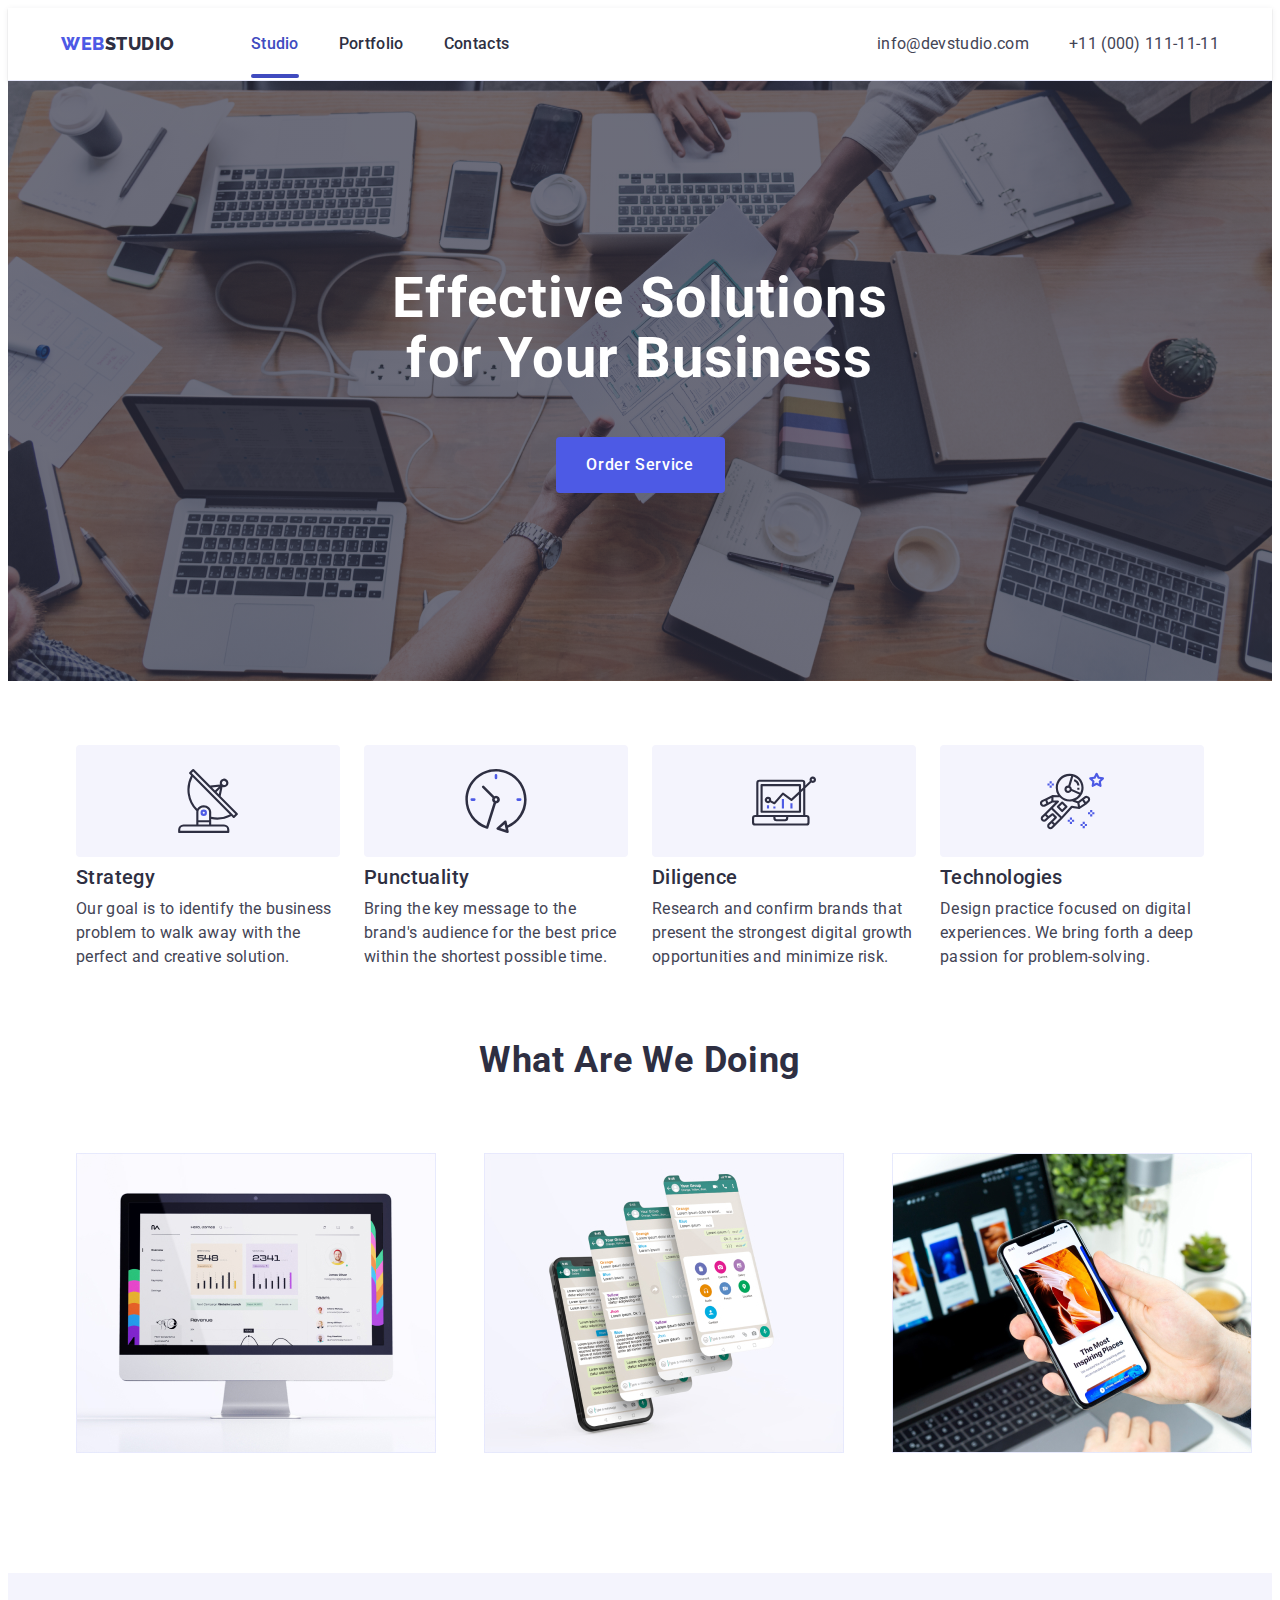
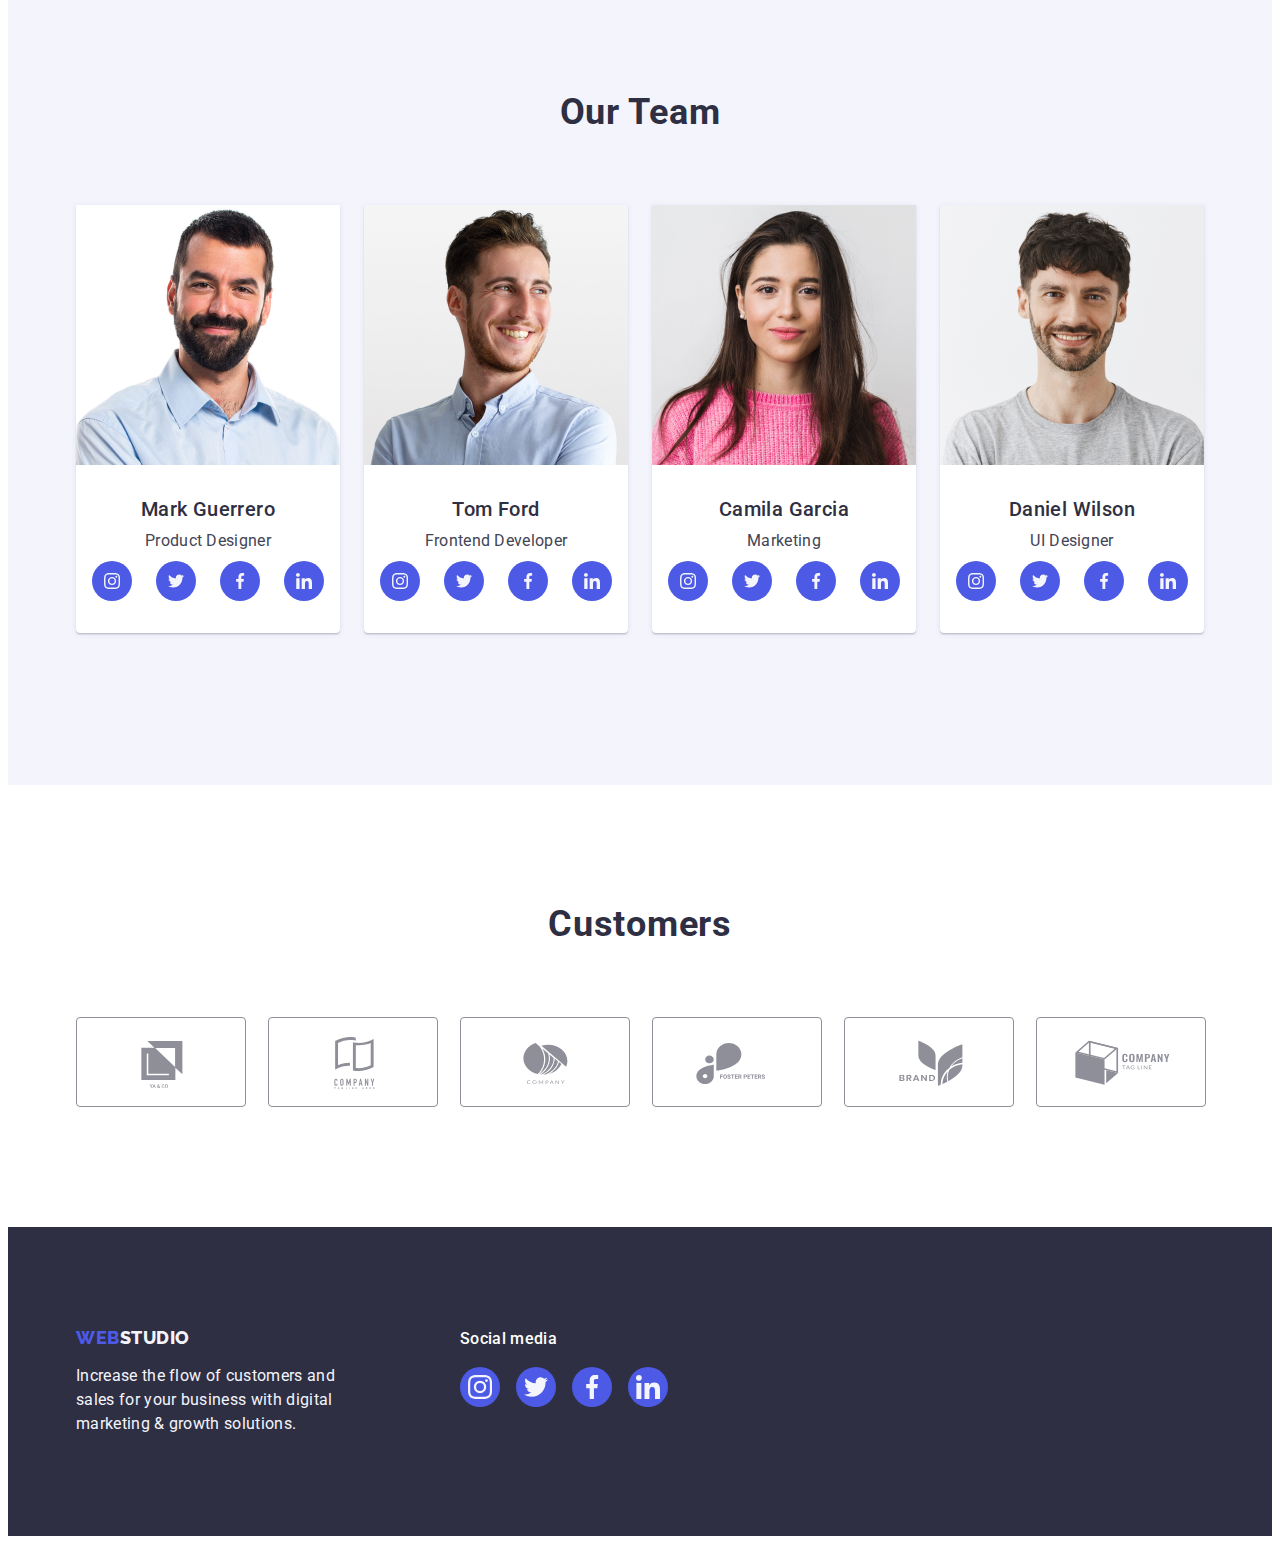
<file: index.html>
<!DOCTYPE html>
<html lang="en">
<head>
    <meta charset="UTF-8">
    <meta http-equiv="X-UA-Compatible" content="IE=edge">
    <meta name="viewport" content="width=device-width, initial-scale=1.0">
    <title>Business solutions</title>
    <link rel="preconnect" href="https://fonts.googleapis.com">
    <link rel="preconnect" href="https://fonts.gstatic.com" crossorigin>
    <link href="https://fonts.googleapis.com/css2?family=Raleway:wght@800&family=Roboto:wght@400;500;700;900&display=swap"
        rel="stylesheet">
    <link rel="stylesheet" href="https://cdnjs.cloudflare.com/ajax/libs/modern-normalize/2.0.0/modern-normalize.min.css" integrity="sha512-4xo8blKMVCiXpTaLzQSLSw3KFOVPWhm/TRtuPVc4WG6kUgjH6J03IBuG7JZPkcWMxJ5huwaBpOpnwYElP/m6wg==" crossorigin="anonymous" referrerpolicy="no-referrer" />
    <link rel="stylesheet" href="./css/styles.css">
    <link rel="stylesheet" href="portfolio.html">
</head>
<body>
    <header class="header">
        <div class="container header-container">
        <nav class="header-navigation">
            <a href="./index.html" class="header-logo-link link">Web<span class="header-logo-color">Studio</span></a>
        <ul class="header-list list">
            <li class="header-item"><a class="header-link current-page link" href="./index.html">Studio</a></li>
            <li class="header-item"><a class="header-link link" href="./portfolio.html">Portfolio</a></li>
            <li class="header-item"><a class="header-link link" href="">Contacts</a></li>
        </ul>
        </nav>
        <address class="header-address">
        <ul class="header-address-list list">
            <li class="header-address-item"><a class="header-address-link link" href="mailto:info@devstudio.com">info@devstudio.com</a></li>
            <li class="header-address-item"><a class="header-address-link link" href="tel:+110001111111">+11 (000) 111-11-11</a></li>
        </ul>
        </address>
        </div>
    </header>
    <main class="main">
        <section class="main-section">
            <div class="container">
            <h1 class="main-section-title">Effective Solutions
            for Your Business</h1>
            <button type="button" class="main-section-button" data-modal-open>Order Service</button>
            </div>
        </section>
        <section class="main-content">
            <div class="container container-content">
            <h2 class="visually-hidden">Features</h2>
            <ul class="main-content-list list">
                <li class="main-content-item">
                    <div class="container-item">
                        <svg class="main-content-soc-icon" width="64" height="64">
                            <use href="./images/icons.svg#icon-antenna1"></use>
                        </svg>
                    </div>
                    <h3 class="main-content-name">Strategy</h3>
                    <p class="main-content-text">Our goal is to identify the business
                    problem to walk away with the perfect and creative solution.</p>
                </li>
                <li class="main-content-item">
                    <div class="container-item">
                            <svg class="main-content-soc-icon" width="64" height="64">
                                <use href="./images/icons.svg#icon-clock1"></use>
                            </svg>
                    </div>
                    <h3 class="main-content-name">Punctuality</h3>
                    <p class="main-content-text">Bring the key message to the brand's audience for the best price within the shortest possible time.</p>
                </li>
                <li class="main-content-item">
                    <div class="container-item">
                            <svg class="main-content-soc-icon" width="64" height="64">
                                <use href="./images/icons.svg#icon-diagram1"></use>
                            </svg>
                    </div>
                    <h3 class="main-content-name">Diligence</h3>
                    <p class="main-content-text">Research and confirm brands that present the strongest digital growth opportunities and minimize risk.</p>
                </li>
                <li class="main-content-item">
                    <div class="container-item">
                            <svg class="main-content-soc-icon" width="64" height="64">
                                <use href="./images/icons.svg#icon-astronaut1"></use>
                            </svg>
                    </div>
                    <h3 class="main-content-name">Technologies</h3>
                    <p class="main-content-text">Design practice focused on digital experiences. We bring forth a deep passion for problem-solving.</p>
                </li>
            </ul>
            </div>
        </section>
        <section class="main-content-pictures">
            <div class="container pictures-container">
            <h2 class="main-pictures-text">What are we doing</h2>
            <ul class="main-pictures-list list">
                <li class="main-list-photo"><img src="./images/gadget1.jpg" alt="computer" width="360"></li>
                <li class="main-list-photo"><img src="./images/gadget2.jpg" alt="mobile phones" width="360"></li>
                <li class="main-list-photo"><img src="./images/gadget3.jpg" alt="laptop and mobile phone" width="360"></li>
            </ul>
            </div>
        </section>
        <section class="main-content-team">
            <div class="container">
            <h2 class="main-team-titel">Our Team</h2>
            <ul class="main-team-list list">
                <li class="main-team-item"> <img src="./images/team_card1.jpg" alt="employee of the company 1" width="264">
                    <div class="main-item-workers">
                    <h3 class="main-team-name">Mark Guerrero</h3>
                    <p class="main-team-text">Product Designer</p>
                    <ul class="main-soc-list list">
                        <li class="main-soc-item">
                            <a href="" class="main-soc-link link" target="_blank" rel="noopener noreferrer">
                               <svg class="main-soc-icon" width="16" height="16">
                                <use href="./images/icons.svg#icon-instagram"></use>
                               </svg>
                            </a>
                        </li>
                        <li class="main-soc-item">
                            <a href="" class="main-soc-link link" target="_blank" rel="noopener noreferrer">
                               <svg class="main-soc-icon" width="16" height="16">
                                <use href="./images/icons.svg#icon-twitter"></use>
                               </svg>
                            </a>
                        </li>
                        <li class="main-soc-item">
                            <a href="" class="main-soc-link link" target="_blank" rel="noopener noreferrer">
                               <svg class="main-soc-icon" width="16" height="16">
                                <use href="./images/icons.svg#icon-facebook"></use>
                               </svg>
                            </a>
                        </li>
                        <li class="main-soc-item">
                            <a href="" class="main-soc-link link" target="_blank" rel="noopener noreferrer">
                               <svg class="main-soc-icon" width="16" height="16">
                                <use href="./images/icons.svg#icon-linkedin"></use>
                               </svg>
                            </a>
                        </li>
                    </ul>
                    </div>
                </li>
                <li class="main-team-item"><img src="./images/team_card2.jpg" alt="employee of the company 2" width="264">
                    <div class="main-item-workers">
                    <h3 class="main-team-name">Tom Ford</h3>
                    <p class="main-team-text">Frontend Developer</p>
                    <ul class="main-soc-list list">
                        <li class="main-soc-item">
                            <a href="" class="main-soc-link link" target="_blank" rel="noopener noreferrer">
                               <svg class="main-soc-icon" width="16" height="16">
                                <use href="./images/icons.svg#icon-instagram"></use>
                               </svg>
                            </a>
                        </li>
                        <li class="main-soc-item">
                            <a href="" class="main-soc-link link" target="_blank" rel="noopener noreferrer">
                               <svg class="main-soc-icon" width="16" height="16">
                                <use href="./images/icons.svg#icon-twitter"></use>
                               </svg>
                            </a>
                        </li>
                        <li class="main-soc-item">
                            <a href="" class="main-soc-link link" target="_blank" rel="noopener noreferrer">
                               <svg class="main-soc-icon" width="16" height="16">
                                <use href="./images/icons.svg#icon-facebook"></use>
                               </svg>
                            </a>
                        </li>
                        <li class="main-soc-item">
                            <a href="" class="main-soc-link link" target="_blank" rel="noopener noreferrer">
                               <svg class="main-soc-icon" width="16" height="16">
                                <use href="./images/icons.svg#icon-linkedin"></use>
                               </svg>
                            </a>
                        </li>
                    </ul>
                    </div>
                </li>
                <li class="main-team-item"><img src="./images/team_card3.jpg" alt="employee of the company 3" width="264">
                    <div class="main-item-workers">
                    <h3 class="main-team-name">Camila Garcia</h3>
                    <p class="main-team-text">Marketing</p>
                    <ul class="main-soc-list list">
                        <li class="main-soc-item">
                            <a href="" class="main-soc-link link" target="_blank" rel="noopener noreferrer">
                               <svg class="main-soc-icon" width="16" height="16">
                                <use href="./images/icons.svg#icon-instagram"></use>
                               </svg>
                            </a>
                        </li>
                        <li class="main-soc-item">
                            <a href="" class="main-soc-link link" target="_blank" rel="noopener noreferrer">
                               <svg class="main-soc-icon" width="16" height="16">
                                <use href="./images/icons.svg#icon-twitter"></use>
                               </svg>
                            </a>
                        </li>
                        <li class="main-soc-item">
                            <a href="" class="main-soc-link link" target="_blank" rel="noopener noreferrer">
                               <svg class="main-soc-icon" width="16" height="16">
                                <use href="./images/icons.svg#icon-facebook"></use>
                               </svg>
                            </a>
                        </li>
                        <li class="main-soc-item">
                            <a href="" class="main-soc-link link" target="_blank" rel="noopener noreferrer">
                               <svg class="main-soc-icon" width="16" height="16">
                                <use href="./images/icons.svg#icon-linkedin"></use>
                               </svg>
                            </a>
                        </li>
                    </ul>
                    </div>
                </li>
                <li class="main-team-item"><img src="./images/team_card4.jpg" alt="employee of the company 4" width="264">
                    <div class="main-item-workers">
                    <h3 class="main-team-name">Daniel Wilson</h3>
                    <p class="main-team-text">UI Designer</p>
                    <ul class="main-soc-list list">
                        <li class="main-soc-item">
                            <a href="" class="main-soc-link link" target="_blank" rel="noopener noreferrer">
                               <svg class="main-soc-icon" width="16" height="16">
                                <use href="./images/icons.svg#icon-instagram"></use>
                               </svg>
                            </a>
                        </li>
                        <li class="main-soc-item">
                            <a href="" class="main-soc-link link" target="_blank" rel="noopener noreferrer">
                               <svg class="main-soc-icon" width="16" height="16">
                                <use href="./images/icons.svg#icon-twitter"></use>
                               </svg>
                            </a>
                        </li>
                        <li class="main-soc-item">
                            <a href="" class="main-soc-link link" target="_blank" rel="noopener noreferrer">
                               <svg class="main-soc-icon" width="16" height="16">
                                <use href="./images/icons.svg#icon-facebook"></use>
                               </svg>
                            </a>
                        </li>
                        <li class="main-soc-item">
                            <a href="" class="main-soc-link link" target="_blank" rel="noopener noreferrer">
                               <svg class="main-soc-icon" width="16" height="16">
                                <use href="./images/icons.svg#icon-linkedin"></use>
                               </svg>
                            </a>
                        </li>
                    </ul>
                    </div>
                </li>
            </ul>  
            </div> 
        </section>
        <section class="section-customers">
            <div class="container container-customers">
                <h2 class="customers">Customers</h2>
                <ul class="customers-list list">
                    <li class="customers-item">
                        <a class="customers-link link" href="">
                            <svg class="customers-icon" width="104" height="56">
                                <use href="./images/icons.svg#icon-logo"></use>
                            </svg>
                        </a>
                    </li>
                    <li class="customers-item">
                        <a class="customers-link link" href="">
                            <svg class="customers-icon" width="104" height="56">
                                <use href="./images/icons.svg#icon-logo2"></use>
                            </svg>
                        </a>
                    </li>
                    <li class="customers-item">
                        <a class="customers-link link" href="">
                            <svg class="customers-icon" width="104" height="56">
                                <use href="./images/icons.svg#icon-logo3"></use>
                            </svg>
                        </a>
                    </li>
                    <li class="customers-item">
                        <a class="customers-link link" href="">
                            <svg class="customers-icon" width="104" height="56">
                                <use href="./images/icons.svg#icon-logo4"></use>
                            </svg>
                        </a>
                    </li>
                    <li class="customers-item">
                        <a class="customers-link link" href="">
                            <svg class="customers-icon" width="104" height="56">
                                <use href="./images/icons.svg#icon-logo5"></use>
                            </svg>
                        </a>
                    </li>
                    <li class="customers-item">
                        <a class="customers-link link" href="">
                            <svg class="customers-icon" width="104" height="56">
                                <use href="./images/icons.svg#icon-logo6"></use>
                            </svg>
                        </a>
                    </li>
                </ul>
            </div>
        </section>
    </main>
    <footer class="footer">
        <div class="container container-general">
        <div class="container-logo">
        <a href="./index.html" class="footer-logo-link link">Web<span class="footer-logo-color">Studio</span></a>
        <p class="footer-text">Increase the flow of customers and sales for your business with digital marketing & growth solutions.</p>
        </div>
        <div class="footer-group">
            <p class="footer-social">Social media</p>
            <ul class="footer-social-list list">
                <li class="footer-social-item">
            <a class="footer-social-link link" href="">
                <svg class="footer-social-icon" width="24" height="24">
                    <use href="./images/icons.svg#icon-instagram"></use>
                </svg>
            </a>
            </li>
            <li class="footer-social-item">
            <a class="footer-social-link link" href="">
                <svg class="footer-social-icon" width="24" height="24">
                    <use href="./images/icons.svg#icon-twitter"></use>
                </svg>
            </a>
            </li>
            <li class="footer-social-item">
            <a class="footer-social-link link" href="">
                <svg class="footer-social-icon" width="24" height="24">
                    <use href="./images/icons.svg#icon-facebook"></use>
                </svg>
            </a>
            </li>
            <li class="footer-social-item">
            <a class="footer-social-link link" href="">
                <svg class="footer-social-icon" width="24" height="24">
                    <use href="./images/icons.svg#icon-linkedin"></use>
                </svg>
            </a>
            </li>
            </ul>
        </div>
        </div>
    </footer>
    <div class="backdrop is-hidden" data-modal>
        <div class="modal">
            <button type="button" class="modal-close" data-modal-close>
                <svg class="modal-close-icon" width="8" height="8">
                    <use href="./images/close.svg#icon-close-black"></use>
                </svg>
            </button>
        </div>
    </div>
    <script src="./js/modal.js"></script>
</body>
</html>
</file>
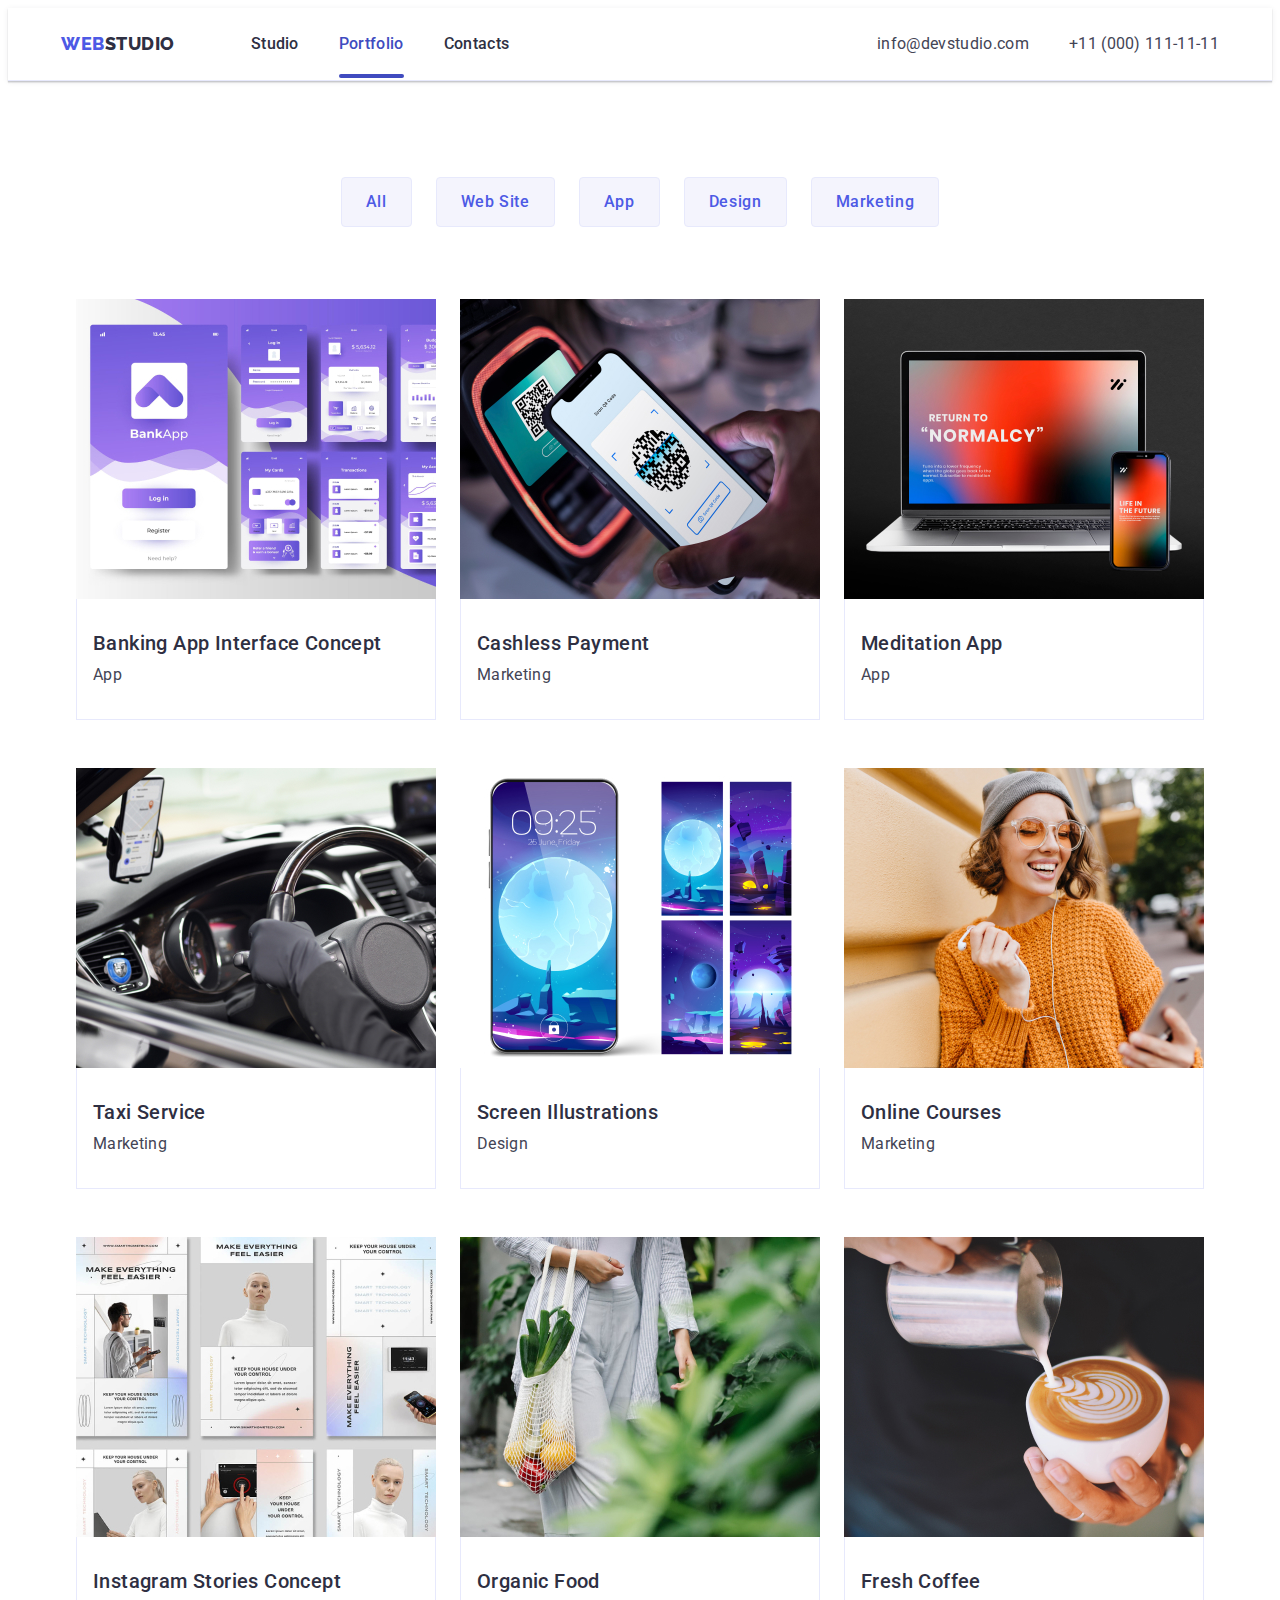
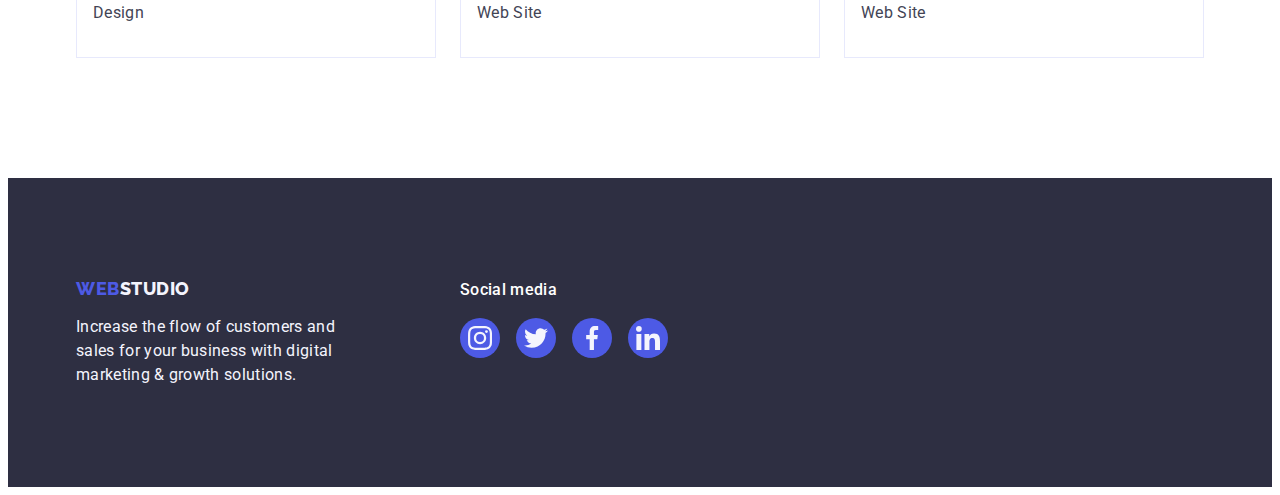
<file: portfolio.html>
<!DOCTYPE html>
<html lang="en">
<head>
    <meta charset="UTF-8">
    <meta http-equiv="X-UA-Compatible" content="IE=edge">
    <meta name="viewport" content="width=device-width, initial-scale=1.0">
    <title>Portfolio</title>
    <link rel="preconnect" href="https://fonts.googleapis.com">
    <link rel="preconnect" href="https://fonts.gstatic.com" crossorigin>
    <link href="https://fonts.googleapis.com/css2?family=Raleway:wght@800&family=Roboto:wght@400;500;700;900&display=swap"
        rel="stylesheet">
    <link rel="stylesheet" href="https://cdnjs.cloudflare.com/ajax/libs/modern-normalize/2.0.0/modern-normalize.min.css" integrity="sha512-4xo8blKMVCiXpTaLzQSLSw3KFOVPWhm/TRtuPVc4WG6kUgjH6J03IBuG7JZPkcWMxJ5huwaBpOpnwYElP/m6wg==" crossorigin="anonymous" referrerpolicy="no-referrer" />
    <link rel="stylesheet" href="./css/styles.css">
    <link rel="stylesheet" href="index.html">
</head>
<body>
    <header class="header">
        <div class="container header-container-portfolio">
        <nav class="header-navigation header-navigation-portfolio">
            <a href="./index.html" class="header-logo-link link">Web<span class="header-logo-color">Studio</span></a>
            <ul class="header-list list">
                <li class="header-item"><a class="header-link link" href="./index.html">Studio</a></li>
                <li class="header-item"><a class="header-link current-page link" href="./portfolio.html">Portfolio</a></li>
                <li class="header-item"><a class="header-link link" href="">Contacts</a></li>
            </ul>
        </nav>
        <address class="header-address">
            <ul class="header-portfolio-address-list list">
                <li class="header-address-item"><a class="header-address-link link" href="mailto:info@devstudio.com">info@devstudio.com</a></li>
                <li class="header-address-item"><a class="header-address-link link" href="tel:+110001111111">+11 (000) 111-11-11</a></li>
            </ul>
        </address>
        </div>
    </header>
    <main class="main-portfolio">
        <section class="main-portfolio-section">
            <div class="container">
            <h1 style="display: none;">Projects</h1>
            <ul class="main-portfolio-section-list list">
                <li class="main-portfolio-section-item"><button type="button" class="main-portfolio-section-button">All</button></li>
                <li class="main-portfolio-section-item"><button type="button" class="main-portfolio-section-button">Web Site</button></li>
                <li class="main-portfolio-section-item"><button type="button" class="main-portfolio-section-button">App</button></li>
                <li class="main-portfolio-section-item"><button type="button" class="main-portfolio-section-button">Design</button></li>
                <li class="main-portfolio-section-item"><button type="button" class="main-portfolio-section-button">Marketing</button></li>
            </ul>
          <ul class="main-portfolio-photo-list list">
            <li class="main-portfolio-photo-item">
                <a href="" class="portfolio-link link">
                <div class="portfolio-outbound-wrap">
                <img src="./images/portfolio1.jpg" alt="mobile application" width="360" height="300"/>
                <p class="outbound-text">14 Stylish and User-Friendly App Design Concepts · Task Manager App · Calorie Tracker App · Exotic Fruit Ecommerce App ·
                Cloud Storage App</p>
                </div>
                <div class="link-name">
                <h2 class="main-portfolio-photo-name">Banking App Interface Concept</h2>
                <p class="main-portfolio-photo-text">App</p>
                </div>
            </a>
            </li>
            <li class="main-portfolio-photo-item">
                <a href="" class="portfolio-link link">
                <div class="portfolio-outbound-wrap">
                <img src="./images/portfolio2.jpg" alt="mobile application" width="360" height="300"/>
                <p class="outbound-text">14 Stylish and User-Friendly App Design Concepts · Task Manager App · Calorie Tracker App · Exotic Fruit Ecommerce App ·
                Cloud Storage App</p>
                </div>
                <div class="link-name">
                <h2 class="main-portfolio-photo-name">Cashless Payment</h2>
                <p class="main-portfolio-photo-text">Marketing</p>
                </div>
            </a>
            </li>
            <li class="main-portfolio-photo-item">
                <a href="" class="portfolio-link link">
                <div class="portfolio-outbound-wrap">
                <img src="./images/portfolio3.jpg" alt="gadgets" width="360" height="300"/>
                <p class="outbound-text">14 Stylish and User-Friendly App Design Concepts · Task Manager App · Calorie Tracker App · Exotic Fruit Ecommerce App ·
                Cloud Storage App</p>
                </div>
                <div class="link-name">
                <h2 class="main-portfolio-photo-name">Meditation App</h2>
                <p class="main-portfolio-photo-text">App</p>
                </div>
            </a>
            </li>
            <li class="main-portfolio-photo-item">
                <a href="" class="portfolio-link link">
                <div class="portfolio-outbound-wrap">
                <img src="./images/portfolio4.jpg" alt="a car and a phone" width="360" height="300"/>
                <p class="outbound-text">14 Stylish and User-Friendly App Design Concepts · Task Manager App · Calorie Tracker App · Exotic Fruit Ecommerce App ·
                Cloud Storage App</p>
                </div>
                <div class="link-name">
                <h2 class="main-portfolio-photo-name">Taxi Service</h2>
                <p class="main-portfolio-photo-text">Marketing</p>
                </div>
            </a>
            </li>
            <li class="main-portfolio-photo-item">
                <a href="" class="portfolio-link link">
                <div class="portfolio-outbound-wrap">
                <img src="./images/portfolio5.jpg" alt="phone" width="360" height="300"/>
                <p class="outbound-text">14 Stylish and User-Friendly App Design Concepts · Task Manager App · Calorie Tracker App · Exotic Fruit Ecommerce App ·
                Cloud Storage App</p>
                </div>
                <div class="link-name">
                <h2 class="main-portfolio-photo-name">Screen Illustrations</h2>
                <p class="main-portfolio-photo-text">Design</p>
                </div>
            </a>
            </li>
            <li class="main-portfolio-photo-item">
            <a href="" class="portfolio-link link">
                <div class="portfolio-outbound-wrap">
                <img src="./images/portfolio6.jpg" alt="a girl with a phone" width="360" height="300"/>
                <p class="outbound-text">14 Stylish and User-Friendly App Design Concepts · Task Manager App · Calorie Tracker App · Exotic Fruit Ecommerce App ·
                Cloud Storage App</p>
                </div>
                <div class="link-name">
                <h2 class="main-portfolio-photo-name">Online Courses</h2>
                <p class="main-portfolio-photo-text">Marketing</p>
                </div>
            </a>
            </li>
            <li class="main-portfolio-photo-item">
                <a href="" class="portfolio-link link">
                <div class="portfolio-outbound-wrap">
                <img src="./images/portfolio7.jpg" alt="instagram content" width="360" height="300"/>
                <p class="outbound-text">14 Stylish and User-Friendly App Design Concepts · Task Manager App · Calorie Tracker App · Exotic Fruit Ecommerce App ·
                Cloud Storage App</p>
                </div>
                <div class="link-name">
                <h2 class="main-portfolio-photo-name">Instagram Stories Concept</h2>
                <p class="main-portfolio-photo-text">Design</p>
                </div>
                </a>
            </li>
            <li class="main-portfolio-photo-item">
                <a href="" class="portfolio-link link">
                <div class="portfolio-outbound-wrap">
                <img src="./images/portfolio8.jpg" alt="fruits in a bag" width="360" height="300"/>
                <p class="outbound-text">14 Stylish and User-Friendly App Design Concepts · Task Manager App · Calorie Tracker App · Exotic Fruit Ecommerce App ·
                Cloud Storage App</p>
                </div>
                <div class="link-name">
                <h2 class="main-portfolio-photo-name">Organic Food</h2>
                <p class="main-portfolio-photo-text">Web Site</p>
                </div>
            </a>
            </li>
            <li class="main-portfolio-photo-item">
                <a href="" class="portfolio-link link">
                <div class="portfolio-outbound-wrap">
                <img src="./images/portfolio9.jpg" alt="cup of coffee" width="360" height="300"/>
                <p class="outbound-text">14 Stylish and User-Friendly App Design Concepts · Task Manager App · Calorie Tracker App · Exotic Fruit Ecommerce App ·
                Cloud Storage App</p>
                </div>
                <div class="link-name">
                <h2 class="main-portfolio-photo-name">Fresh Coffee</h2>
                <p class="main-portfolio-photo-text">Web Site</p>
                </div>
                </a>
            </li>
          </ul>
          </div>
        </section>
    </main>
    <footer class="footer">
        <div class="container container-general">
            <div class="container-logo">
                <a href="./index.html" class="footer-logo-link link">Web<span class="footer-logo-color">Studio</span></a>
                <p class="footer-text">Increase the flow of customers and sales for your business with digital marketing &
                    growth solutions.</p>
            </div>
            <div class="footer-group">
                <p class="footer-social">Social media</p>
                <ul class="footer-social-list list">
                    <li class="footer-social-item">
                        <a class="footer-social-link link" href="">
                            <svg class="footer-social-icon" width="24" height="24">
                                <use href="./images/icons.svg#icon-instagram"></use>
                            </svg>
                        </a>
                    </li>
                    <li class="footer-social-item">
                        <a class="footer-social-link link" href="">
                            <svg class="footer-social-icon" width="24" height="24">
                                <use href="./images/icons.svg#icon-twitter"></use>
                            </svg>
                        </a>
                    </li>
                    <li class="footer-social-item">
                        <a class="footer-social-link link" href="">
                            <svg class="footer-social-icon" width="24" height="24">
                                <use href="./images/icons.svg#icon-facebook"></use>
                            </svg>
                        </a>
                    </li>
                    <li class="footer-social-item">
                        <a class="footer-social-link link" href="">
                            <svg class="footer-social-icon" width="24" height="24">
                                <use href="./images/icons.svg#icon-linkedin"></use>
                            </svg>
                        </a>
                    </li>
                </ul>
            </div>
        </div>
    </footer>
</body>
</html>
</file>
<file: css/styles.css>
:root {
    --titel-color:#2E2F42;
    --tra: 250ms cubic-bezier(0.4, 0, 0.2, 1);
}

body {
    font-family: "Roboto", sans-serif;
    color: #434455;
    background-color: #FFFFFF;
    
}
p, h1, h2, h3, h4, h5, h6 {
    margin: 0;
}

ul, ol {
    margin: 0;
    padding: 0;
}
img {
    display: block;
}

.container {
    width: 1128px;
    padding-left: 15px;
    padding-right: 15px;
    margin: 0 auto;
}

/**-------------- HEADER --------------*/

.header {
    border-bottom: 1px solid #e7e9fc;
    box-shadow: 0px 2px 1px rgba(46, 47, 66, 0.08), 0px 1px 1px rgba(46, 47, 66, 0.16), 0px 1px 6px rgba(46, 47, 66, 0.08);

}

.header-container {
    display: flex;
    align-items: center;
    width: 1158px;
    margin-left: auto;
    margin-right: auto;
}

.header-logo-link {
    font-family: 'Raleway', sans-serif;
    font-weight: 800;
    font-size: 18px;
    line-height: 1.17;
    /* identical to box height, or 117% */
    display: flex;
    align-items: center;
    letter-spacing: 0.03em;
    text-transform: uppercase;
        
    /* IRIS */
    color: #4D5AE5;
    margin-right: 76px;
}

.list {
    list-style: none;
}

.link {
    text-decoration: none;
}
.header-logo-color {
    font-family: 'Raleway', sans-serif;
    font-weight: 800;
    font-size: 18px;
    line-height: 1.17;
    /* identical to box height, or 117% */
    display: flex;
    align-items: center;
    letter-spacing: 0.03em;
    text-transform: uppercase;
    
    /* NAVY BLUE */
    color: #2E2F42;
}

.header-list {
    display: flex;
    gap: 40px;
}

.header-navigation {
    display: flex;
    align-items: center;
}

.header-link {
    font-weight: 500;
    font-size: 16px;
    line-height: 1.5;
    /* identical to box height, or 150% */
    letter-spacing: 0.02em;
    
    /* NAVY BLUE */
    padding: 24px 0;
    transition-property: transform;
    transition: color var(--tra);
    position: relative;
    color: #2E2F42;
}
.header-link.current-page,
.header-link:hover,
.header-link:focus {
    color: #404bbf;
}

.current-page {
    font-weight: 500;
    font-size: 16px;
    line-height: 1.5;
    /* identical to box height, or 150% */
    letter-spacing: 0.02em;

    /* NAVY BLUE */
    position: relative;
    transition: color var(--tra);
    color: #404bbf;
}

.current-page::after {
    width: 100%;
    display: block;
    position: absolute;
    left: 0;
    bottom: -1px;
    height: 4px;
    background-color: #404BBF;
    border-radius: 2px;
    content: '';
    color: #404bbf;
    }

.header-link:hover:after,
.header-link:focus:after,
.header-link.current-page:after {
    transform: scaleX(1);
}
.header-address {
    font-style: normal;
    margin-left: auto;
}

.header-address-list {
    display: flex;
    gap: 40px;
}

.header-address-link {
    font-family: 'Roboto';
    font-style: normal;
    font-weight: 400;
    font-size: 16px;
    line-height: 1.5;
    /* identical to box height, or 150% */
    letter-spacing: 0.02em;
    
    /* SLATE */
    color: #434455;
    transition: color var(--tra);
}

.header-address-link:hover,
.header-address-link:focus {
    color: #404bbf;
}


/**-------------- SECTION --------------*/

.main-section { 
    background-color: #2E2F42;
    padding-top: 188px;
    padding-bottom: 188px;
    background-image: linear-gradient(rgba(46, 47, 66, 0.7), rgba(46, 47, 66, 0.7)), url(../images/people-office1.jpg);
    background-repeat: no-repeat;
    background-position: center;
    background-size: cover;
    max-width: 1440px;
}

.main-section-title {
    font-weight: 700;
    font-size: 56px;
    line-height: 1.07;
    /* or 107% */
    text-align: center;
    letter-spacing: 0.02em;
    
    /* WHITE */
    color: #FFFFFF;
    margin-bottom: 88px;
    max-width: 496px;
    margin: 0 auto;
    margin-bottom: 48px;
    
}

.main-section-button {
    width: 169px;
    height: 56px;
    font-family: inherit;
    font-weight: 500;
    font-size: 16px;
    line-height: 1.5;
    /* identical to box height, or 150% */
    display: flex;
    align-items: center;
    letter-spacing: 0.04em;
    
    /* WHITE */
    cursor: pointer;
    border-radius: 4px;
    margin: 0 auto;
    display: block;
    min-width: 169px;
    border: none;
    color: #FFFFFF;
    transition: background-color var(--tra);
    background: #4D5AE5;
}

.main-section-button:hover,
.main-section-button:focus {
    background-color:#404BBF;
}

.data-modal-open {
    transition: background-color 250ms cubic-bezier(0.4, 0, 0.2, 1);
}

/**-------------- CONTENT --------------*/
.main-content {
    padding-top: 120px;
    padding-bottom: 120px;
}

.container-content {
    display: flex;
    align-items: center;
    justify-content: center;
    height: 112px;
    border-radius: 4px;
    margin-bottom: 8px;
}

.visually-hidden {
    position: absolute;
    width: 1px;
    height: 1px;
    margin: -1px;
    border: 0;
    padding: 0;
    white-space: nowrap;
    clip-path: inset(100%);
    clip: rect(0 0 0 0);
    overflow: hidden;
    font-weight: 500;
    font-size: 20px;
    line-height: 1.2;
    /* identical to box height, or 120% */
    letter-spacing: 0.02em;
    
    /* NAVY BLUE */
    color: var(--titel-color);

}
.main-content-name {
    font-weight: 500;
    font-size: 20px;
    line-height: 1.2;
    /* identical to box height, or 120% */
    letter-spacing: 0.02em;
    margin-bottom: 8px;

    /* NAVY BLUE */
    color: var(--titel-color);

}

.main-content-list {
    display: flex;
    gap: 24px;
}

.container-item {
    display: flex;
    justify-content: center;
    align-items: center;
    background-color: #f4f4fd;
    width: 264px;
    height: 112px;
    margin-bottom: 8px;
    border-radius: 4px;
}

.main-content-text {
    font-weight: 400;
    font-size: 16px;
    line-height: 1.5;
    /* or 150% */
    letter-spacing: 0.02em;
    
    /* SLATE */
    color: #434455;
    max-width: 264px;
}

/**-------------- PICTURES --------------*/

.main-content-pictures {
    padding-bottom: 120px;
}


.main-pictures-list {
    display: flex;
    gap: 24px;
}

.main-list-photo {
    width: calc((100% - 48px)/ 3); 
    margin-right: 24px;
}

.main-pictures-text {
    font-weight: 700;
    font-size: 36px;
    line-height: 1.11;
    /* identical to box height, or 111% */
    text-align: center;
    letter-spacing: 0.02em;
    text-transform: capitalize;
    
    /* NAVY BLUE */
    color: var(--titel-color);
    margin-bottom: 72px;
}

/**-------------- TEAM --------------*/

.main-content-team {
    background-color: #F4F4FD;
    padding: 120px 0 120px;
    
}

.main-team-list {
    background-color: #F4F4FD;
    display: flex;
    gap: 24px;
}

.main-team-item {
    background-color: #FFFFFF;
    margin-bottom: 32px;
    width: calc((100% - 72px)/ 4);
    border-radius: 0px 0px 4px 4px;
    box-shadow: 0px 1px 6px rgba(46, 47, 66, 0.08),0px 1px 1px rgba(46, 47, 66, 0.16),0px 2px 1px rgba(46, 47, 66, 0.08);
}

.main-team-titel {
    font-weight: 700;
    font-size: 36px;
    line-height: 1.11;
    /* identical to box height, or 111% */
    text-align: center;
    letter-spacing: 0.02em;
    text-transform: capitalize;
    
    /* NAVY BLUE */
    color: var(--titel-color);
    margin-bottom: 72px;
}

.main-item-workers {
    padding-top: 32px;
    padding-bottom: 32px;
    padding-left: 16px;
    padding-right: 16px;
}


.main-team-name {
    font-weight: 500;
    font-size: 20px;
    line-height: 1.2;
    /* identical to box height, or 120% */
    text-align: center;
    letter-spacing: 0.02em;
    
    /* NAVY BLUE */
    color: var(--titel-color);
    margin-bottom: 8px;
}

.main-team-text {
    font-weight: 400;
    font-size: 16px;
    line-height: 1.5;
    /* identical to box height, or 150% */
    text-align: center;
    letter-spacing: 0.02em;
    
    /* SLATE */
    color: #434455;
    margin-bottom: 8px;
   
}

.main-soc-list {
    display: flex;
    justify-content: center;
    gap: 24px;
}

.main-soc-icon {
    fill: #f4f4fd;
}

.main-soc-link {
    width: 100%;
    height: 100%;
    background-color: #4D5AE5;
    border-radius: 50%;
    display: flex;
    align-items: center;
    justify-content: center;
    width: 40px;
    height: 40px;
    transition: background-color var(--tra);
}

.main-soc-link:focus,
.main-soc-link:hover {
    background-color: #404bbf;
}

/**-------------- CUSTOMERS --------------*/

.section-customers {
    padding-bottom: 120px;
    padding-top: 120px;
}

.customers {
    font-weight: 700;
    font-size: 36px;
    line-height: 1.11;
    /* identical to box height, or 111% */
    text-align: center;
    letter-spacing: 0.02em;
    text-transform: capitalize;
    
    /* NAVY BLUE */
    color: #2E2F42;
    margin-bottom: 72px;
}

.customers-list {
    display: flex;
    justify-content: center;
    align-items: center;
    width: 100%;
    height: 100%;
    gap: 24px;
}

.customers-link {
    border: 1px solid #8e8f99;
    border-radius: 4px;
    width: 168px;
    height: 88px;
    display: flex;
    align-items: center;
    justify-content: center;
    color: #8E8F99;
    width: 100%;
    transition: border-color var(--tra), color var(--tra);
}

.customers-link:hover,
.customers-link:focus {
    color: #404bbf;
    border-color: #404bbf;
}

.customers-icon {
    fill: currentColor;
    transition: fill var(--tra);
}

.customers-item {
    width: calc((100% - 120px) / 6);

}


/**-------------- FOOTER --------------*/

.footer { 
    background-color: #2E2F42;
    padding-top: 100px;
    padding-bottom: 100px;
    display: flex;
}

.container-logo {
    margin-right: 120px;
}

.container-general {
    display: flex;
    align-items: baseline;

}

.footer-text {
    font-weight: 400;
    font-size: 16px;
    line-height: 1.5;
    /* or 150% */
    letter-spacing: 0.02em;

    /* CLOUD */
    color: #F4F4FD;  
    max-width: 264px;
}

.footer-logo-link {
    font-family: 'Raleway', sans-serif;
    font-weight: 800;
    font-size: 18px;
    line-height: 1.17;
    /* identical to box height, or 117% */
    letter-spacing: 0.03em;
    text-transform: uppercase;
    
    /* IRIS */
    color: #4D5AE5;
    margin-bottom: 16px;
    display: inline-block;
}

.footer-logo-color {
    /* CLOUD */
    color: #F4F4FD;
    display: inline-block;
}

.footer-social {
    font-style: normal;
    font-weight: 500;
    font-size: 16px;
    line-height: 1.5;
    /* identical to box height, or 150% */
    letter-spacing: 0.02em;
    
    /* WHITE */
    color: #FFFFFF;
    margin-bottom: 16px;
}

.footer-social-list {
    display: flex;
    gap: 16px;
}

.footer-social-item {
    width: 40px;
    height: 40px;
}

.footer-social-link {
    width: 100%;
    height: 100%;
    background-color: #4D5AE5;
    border-radius: 50%;
    display: flex;
    align-items: center;
    justify-content: center;
    transition: background-color var(--tra);
}

.footer-social-link:focus,
.footer-social-link:hover {
    background-color: #31d0aa;
}

.footer-social-icon {
    fill: #f4f4fd;
}


/**-------------- MODAL --------------*/

.backdrop {
    position: fixed;
    width: 100%;
    height: 100%;
    top: 0;
    background-color: rgba(46, 47, 66, 0.4);
    transition: opacity var(--tra), visibility var(--tra);
}

.modal {
    position: absolute;
    top: 50%;
    left: 50%;
    transform: translate(-50%, -50%) scale(1);
    width: 408px;
    min-height: 584px;
    background-color: #FCFCFC;
    border-radius: 4px;
    box-shadow: 0px 1px 1px rgba(0, 0, 0, 0.14), 0px 1px 3px rgba(0, 0, 0, 0.12), 0px 2px 1px rgba(0, 0, 0, 0.2);
    transition: transform var(--tra);
}

.modal-close {
    position: absolute;
    top: 24px;
    right: 24px;
    width: 24px;
    height: 24px;
    border-radius: 50%;
    border: 1px solid rgba(0, 0, 0, 0.1);
    background-color: #e7e9fc;
    cursor: pointer;
    display: block;
    margin-left: auto;
    display: flex;
    align-items: center;
    justify-content: center;
    padding: 0;
    transition: background-color var(--tra), border var(--tra);
    color: #2E2F42;
}

.modal-close:focus,
.modal-close:hover {
    background-color: #404bbf;
    border: none;
    color: #FFFFFF;
}

.modal-close:focus .modal-close-icon,
.modal-close:hover .modal-close-icon {
    fill: #FFFFFF;
}

.modal-close-icon {
    fill: currentColor;
    transition: fill var(--tra);
    position: absolute;
}

.is-hidden {
    visibility: hidden;
    opacity: 0;
    pointer-events: none;
}

.backdrop.is-hidden.modal {
    transform: translate(-50%, -50%) scale(0);
}

/**---------Portfolio--------**/

/**-------------- HEADER PORTFOLIO --------------*/

 img {
    display: block;
 }

.header {
    border-bottom: 1px solid #e7e9fc;

}

.header-container-portfolio {
    display: flex;
    align-items: center;
    width: 1158px;
}

.header-navigation-portfolio {
    display: flex;
}


.header-portfolio-address-list {
    display: flex;
    gap: 40px;
}

.header-address-link {
    font-family: 'Roboto';
    font-style: normal;
    font-weight: 400;
    font-size: 16px;
    line-height: 1.5;
    /* identical to box height, or 150% */
    letter-spacing: 0.02em;
    
    /* SLATE */
    color: #434455;
    transition: color var(--tra);
}

.header-address-link:hover,
.header-address-link:focus {
    color: #404bbf;
}

.list {
    list-style: none;
}

.header-link:hover,
.header-link:focus {
    color: #404bbf;
}

.header-list {
    padding: 24px 0;
}

.header-logo-link {
    font-family: 'Raleway', sans-serif;
    font-weight: 800;
    font-size: 18px;
    line-height: 1.17;
    /* identical to box height, or 117% */
    display: flex;
    align-items: center;
    letter-spacing: 0.03em;
    text-transform: uppercase;
    
    /* IRIS */
    color: #4D5AE5;
}

.header-logo-color {
    font-family: 'Raleway', sans-serif;
    font-weight: 800;
    font-size: 18px;
    line-height: 1.17;
    /* identical to box height, or 117% */
    display: flex;
    align-items: center;
    letter-spacing: 0.03em;
    text-transform: uppercase;
    
    /* NAVY BLUE */
    color: #2E2F42;
}

/**-------------- MAIN PORTFOLIO --------------*/

.main-portfolio-section {
    padding: 96px 0 120px;
}

.main-portfolio-section-list {
    margin-bottom: 72px;
    display: flex;
    gap: 24px;
    justify-content: center;

}

.main-portfolio-section-button {
    font-family: inherit;
    font-weight: 500;
    font-size: 16px;
    line-height: 1.5;
    /* identical to box height, or 150% */
    display: flex;
    align-items: center;
    text-align: center;
    letter-spacing: 0.04em;

    /* IRIS */
    color: #4D5AE5;
    cursor: pointer;
    background-color: #F4F4FD;
    padding: 12px 24px;
    border: 1px solid #e7e9fc;
    border-radius: 4px;
    box-shadow: 0 2 1 0 #404BBF;
    transition: color 250ms cubic-bezier(0.4, 0, 0.2, 1), background-color 250ms cubic-bezier(0.4, 0, 0.2, 1), border-color 250ms cubic-bezier(0.4, 0, 0.2, 1), box-shadow 250ms cubic-bezier(0.4, 0, 0.2, 1)

}

.main-portfolio-section-button:hover,
.main-portfolio-section-button:focus {
    color:  #FFFFFF;
    background-color: #404BBF;
    border: 1px solid transparent;
    box-shadow: 0px 3px 1px rgba(0, 0, 0, 0.1), 0px 2px 1px rgba(0, 0, 0, 0.08), 0px 2px 2px rgba(0, 0, 0, 0.12);
}

.portfolio-link {
    text-decoration: none;
    display: block;
    transition: box-shadow var(--tra);
}

.portfolio-link:hover .outbound-text {
    box-shadow: 0px 1px 6px rgba(46, 47, 66, 0.08), 0px 1px 1px rgba(46, 47, 66, 0.16), 0px 2px 1px rgba(46, 47, 66, 0.08);
    transform: translateY(0);
}

.portfolio-link:focus .outbound-text{
    box-shadow: 0px 1px 6px rgba(46, 47, 66, 0.08), 0px 1px 1px rgba(46, 47, 66, 0.16), 0px 2px 1px rgba(46, 47, 66, 0.08);
    transform: translateY(0);
}

.portfolio-outbound-wrap {
    position: relative;
    overflow: hidden;
}

.outbound-text {
    font-weight: 400;
    font-size: 16px;
    line-height: 1.5;
    /* or 150% */
    letter-spacing: 0.02em;
    
    /* CLOUD */
    color: #F4F4FD;
    position: absolute;
    top: 0;
    background: #4D5AE5;
    padding: 40px 32px;
    height: 100%;
    width: 100%;
    transform: translateY(100%);
    transition: transform var(--tra);

}

.link-name {
    padding: 32px 16px;
    border: 1px solid #e7e9fc;
    border-top: none;
}

.main-portfolio-photo-list {
    display: flex;
    flex-wrap: wrap;
    gap: 48px 24px;
}

.main-portfolio-photo-item {
    width: calc((100% - 48px)/ 3);
}



.main-portfolio-photo-name {
    font-weight: 500;
    font-size: 20px;
    line-height: 1.2;
    /* identical to box height, or 120% */
    letter-spacing: 0.02em;
    
    /* NAVY BLUE */
    color: #2E2F42;
    margin-bottom: 8px;
}

.main-portfolio-photo-text {
    font-weight: 400;
    font-size: 16px;
    line-height: 1.5;
    /* identical to box height, or 150% */
    letter-spacing: 0.02em;
    
    /* SLATE */
    color: #434455;
}
</file>
